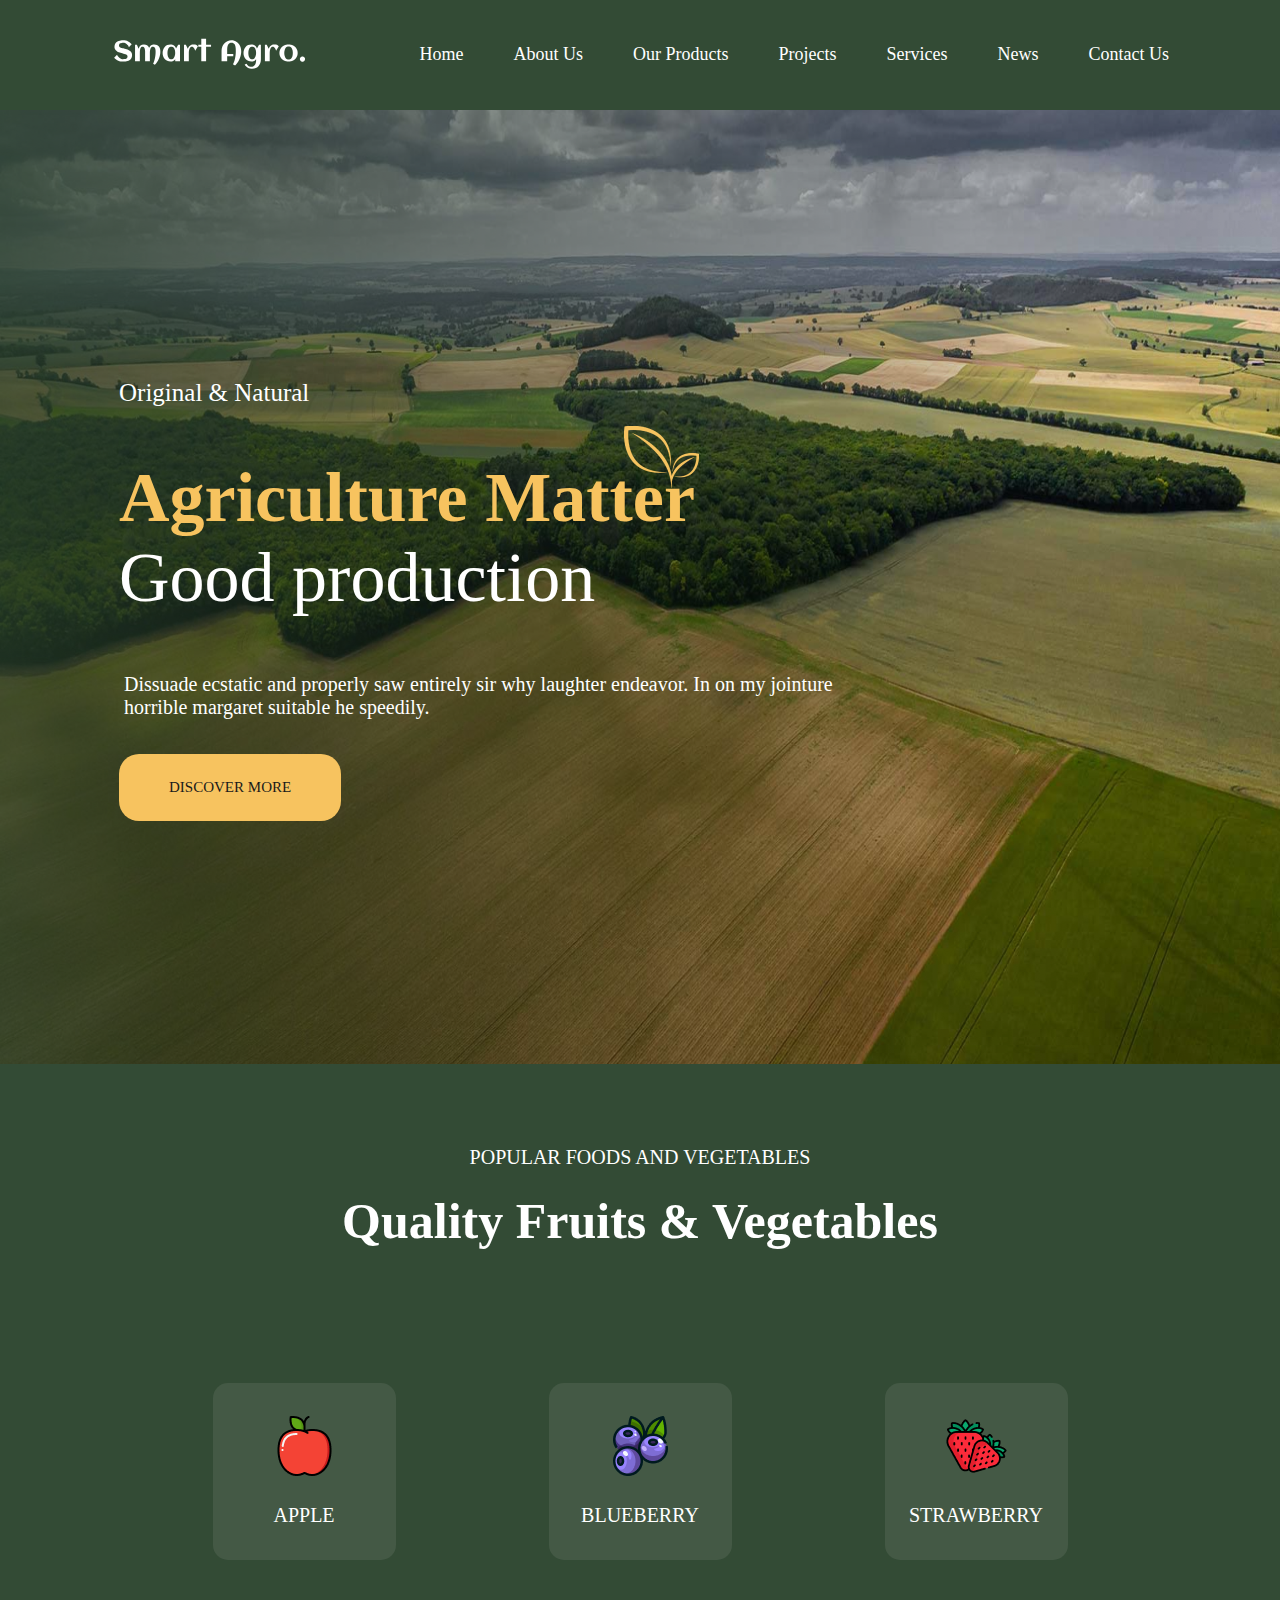
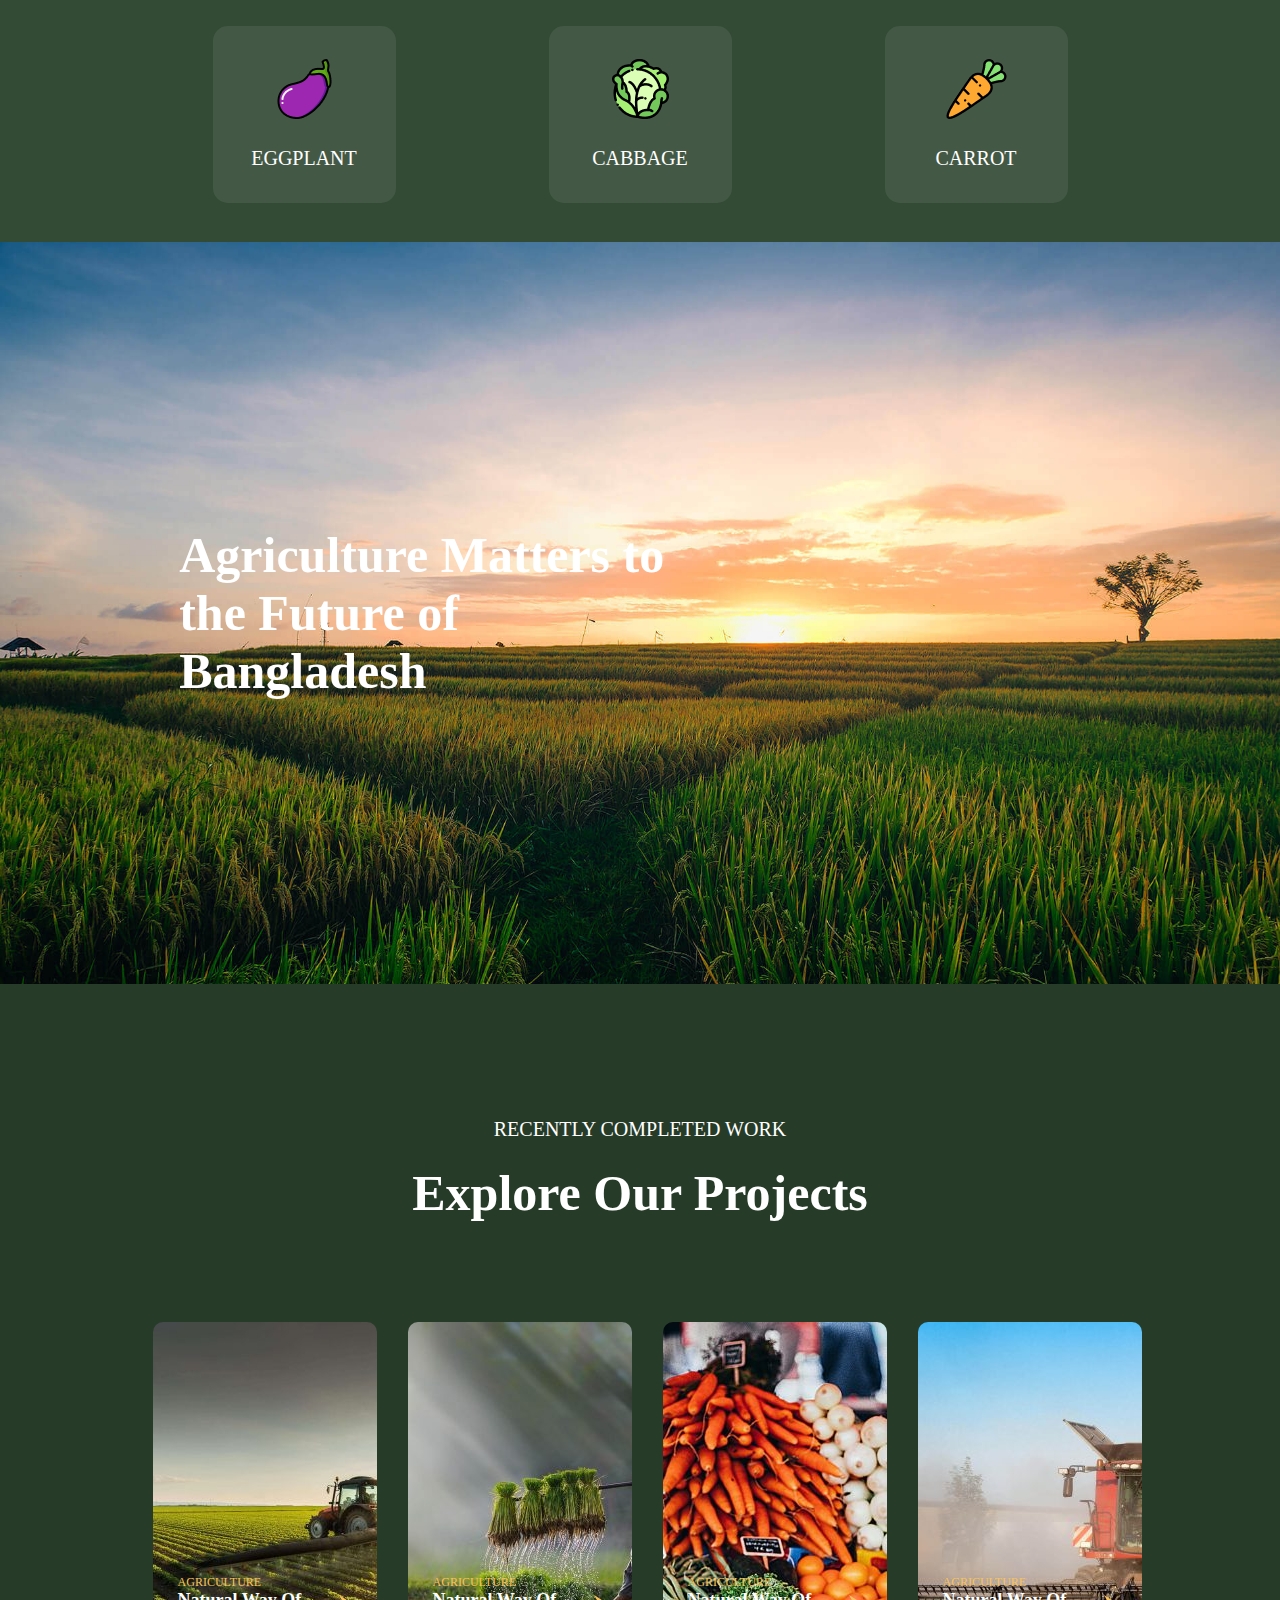
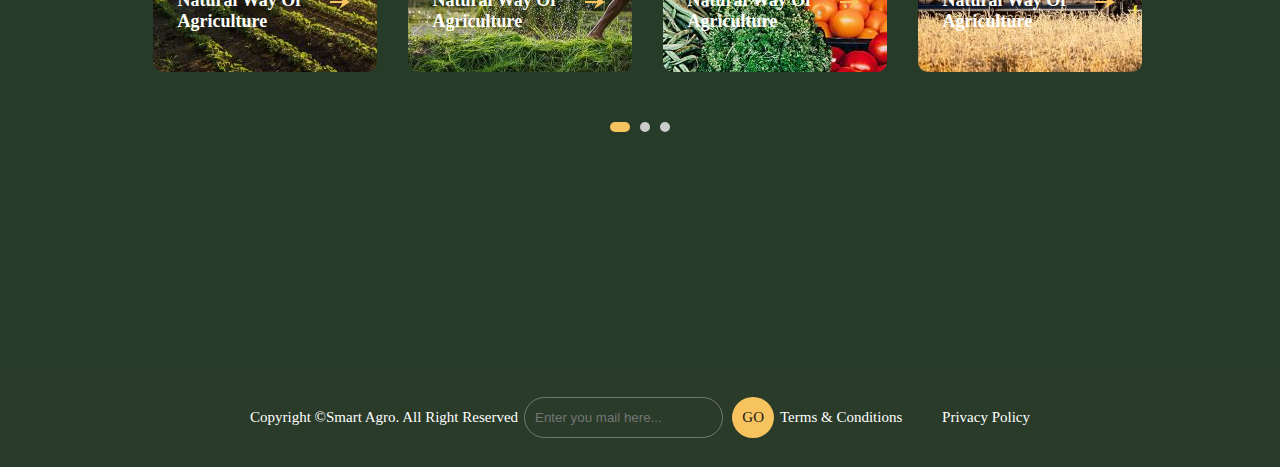
<file: Lesson 10/index.html>
<!DOCTYPE html>
<html lang="en">
<head>
    <meta charset="UTF-8">
    <meta name="viewport" content="width=device-width, initial-scale=1.0">
    <link rel="stylesheet" href="style.css">
    <title>Document</title>
</head>
<body>
    <nav>
        <svg xmlns="http://www.w3.org/2000/svg" width="198" height="32" viewBox="0 0 198 32" fill="none">
            <path d="M18.6729 17.5547C18.6729 18.4629 18.5557 19.2637 18.3213 19.957C18.0967 20.6504 17.7744 21.251 17.3545 21.7588C16.9443 22.2666 16.4561 22.6914 15.8896 23.0332C15.3232 23.375 14.7031 23.6484 14.0293 23.8535C13.3652 24.0586 12.6572 24.2051 11.9053 24.293C11.1631 24.3809 10.4062 24.4248 9.63477 24.4248C8.61914 24.4248 7.68164 24.3467 6.82227 24.1904C5.96289 24.0439 5.15234 23.8096 4.39062 23.4873C3.63867 23.1553 2.91113 22.7305 2.20801 22.2129C1.51465 21.6953 0.821289 21.0654 0.12793 20.3232L3.11621 17.291C3.38965 17.9648 3.76562 18.5898 4.24414 19.166C4.72266 19.7324 5.24512 20.2207 5.81152 20.6309C6.3877 21.041 6.9834 21.3633 7.59863 21.5977C8.21387 21.832 8.79492 21.9492 9.3418 21.9492C9.98633 21.9492 10.5918 21.9053 11.1582 21.8174C11.7246 21.7197 12.2178 21.5635 12.6377 21.3486C13.0576 21.1338 13.3848 20.8506 13.6191 20.499C13.8633 20.1377 13.9854 19.6885 13.9854 19.1514C13.9854 18.7412 13.8926 18.3896 13.707 18.0967C13.5215 17.8037 13.2773 17.5547 12.9746 17.3496C12.6816 17.1348 12.3447 16.9541 11.9639 16.8076C11.583 16.6611 11.1924 16.5391 10.792 16.4414C10.4014 16.334 10.0156 16.2412 9.63477 16.1631C9.25391 16.0752 8.91699 15.9873 8.62402 15.8994C8.04785 15.7334 7.44727 15.5576 6.82227 15.3721C6.19727 15.1768 5.58203 14.957 4.97656 14.7129C4.37109 14.4688 3.79492 14.1904 3.24805 13.8779C2.71094 13.5557 2.2373 13.1797 1.82715 12.75C1.41699 12.3105 1.08984 11.8076 0.845703 11.2412C0.601562 10.665 0.479492 10.0059 0.479492 9.26367C0.479492 8.375 0.586914 7.58887 0.801758 6.90527C1.02637 6.21191 1.33887 5.61133 1.73926 5.10352C2.13965 4.5957 2.61328 4.1709 3.16016 3.8291C3.70703 3.47754 4.30762 3.19922 4.96191 2.99414C5.61621 2.7793 6.30957 2.62793 7.04199 2.54004C7.78418 2.44238 8.54102 2.39355 9.3125 2.39355C10.3672 2.39355 11.3242 2.49121 12.1836 2.68652C13.0527 2.88184 13.8535 3.16016 14.5859 3.52148C15.3184 3.88281 15.9873 4.31738 16.5928 4.8252C17.208 5.32324 17.7842 5.87988 18.3213 6.49512L15.333 9.52734C15.0986 8.82422 14.7715 8.18945 14.3516 7.62305C13.9414 7.05664 13.4824 6.57324 12.9746 6.17285C12.4668 5.7627 11.9346 5.4502 11.3779 5.23535C10.8213 5.01074 10.2842 4.89844 9.7666 4.89844C9.09277 4.89844 8.47266 4.94727 7.90625 5.04492C7.33984 5.13281 6.85156 5.28418 6.44141 5.49902C6.04102 5.7041 5.72852 5.9873 5.50391 6.34863C5.2793 6.7002 5.16699 7.13965 5.16699 7.66699C5.16699 8.08691 5.25 8.44336 5.41602 8.73633C5.58203 9.0293 5.80176 9.27832 6.0752 9.4834C6.3584 9.68848 6.67578 9.85938 7.02734 9.99609C7.37891 10.123 7.74023 10.2354 8.11133 10.333C8.49219 10.4307 8.86328 10.5186 9.22461 10.5967C9.5957 10.665 9.93262 10.7432 10.2354 10.8311C10.8213 10.9971 11.4365 11.1729 12.0811 11.3584C12.7256 11.5439 13.3604 11.7637 13.9854 12.0176C14.6104 12.2617 15.2061 12.5449 15.7725 12.8672C16.3389 13.1895 16.8369 13.5752 17.2666 14.0244C17.6963 14.4639 18.0381 14.9766 18.292 15.5625C18.5459 16.1387 18.6729 16.8027 18.6729 17.5547Z" fill="white"/>
            <path d="M47.9258 14.127C47.9258 15.2891 47.7891 16.5 47.5156 17.7598C47.2422 19.0195 46.8564 20.25 46.3584 21.4512C45.8701 22.6426 45.2793 23.7705 44.5859 24.835C43.8926 25.8994 43.1211 26.8223 42.2715 27.6035L40.4111 26.5928C40.6943 26.085 40.9531 25.5137 41.1875 24.8789C41.4219 24.2441 41.6367 23.5752 41.832 22.8721C42.0273 22.1689 42.1982 21.4463 42.3447 20.7041C42.4912 19.9619 42.6133 19.2246 42.7109 18.4922C42.8184 17.75 42.8965 17.0322 42.9453 16.3389C42.9941 15.6455 43.0186 14.9961 43.0186 14.3906C43.0186 14.0488 43.0088 13.6777 42.9893 13.2773C42.9697 12.877 42.9258 12.4766 42.8574 12.0762C42.7988 11.6758 42.7061 11.2949 42.5791 10.9336C42.4521 10.5625 42.2764 10.2354 42.0518 9.95215C41.8369 9.65918 41.5635 9.42969 41.2314 9.26367C40.9092 9.08789 40.5186 9 40.0596 9C39.6104 9 39.2246 9.12207 38.9023 9.36621C38.5898 9.60059 38.3213 9.9082 38.0967 10.2891C37.8721 10.6699 37.6914 11.0996 37.5547 11.5781C37.4277 12.0566 37.3301 12.54 37.2617 13.0283C37.1934 13.5068 37.1445 13.9658 37.1152 14.4053C37.0957 14.8447 37.0859 15.2158 37.0859 15.5186V24H32.1494V16.1191C32.1494 15.7773 32.1543 15.3672 32.1641 14.8887C32.1738 14.4004 32.1592 13.8926 32.1201 13.3652C32.0908 12.8379 32.0273 12.3154 31.9297 11.7979C31.8418 11.2705 31.6953 10.8018 31.4902 10.3916C31.2949 9.98145 31.0264 9.64941 30.6846 9.39551C30.3428 9.13184 29.9131 9 29.3955 9C28.9561 9 28.585 9.12207 28.2822 9.36621C27.9893 9.61035 27.7402 9.92773 27.5352 10.3184C27.3398 10.6992 27.1836 11.1338 27.0664 11.6221C26.959 12.1006 26.876 12.584 26.8174 13.0723C26.7686 13.5508 26.7393 14.0098 26.7295 14.4492C26.7197 14.8789 26.7148 15.2354 26.7148 15.5186V24H21.749V7.08105H23.6533L25.4697 11.0215C25.8799 9.6543 26.5244 8.58984 27.4033 7.82812C28.292 7.05664 29.4688 6.6709 30.9336 6.6709C32.252 6.6709 33.3457 6.94434 34.2148 7.49121C35.084 8.03809 35.7676 8.92676 36.2656 10.1572C36.5488 9.62012 36.8613 9.13672 37.2031 8.70703C37.5547 8.27734 37.9404 7.91113 38.3604 7.6084C38.79 7.30566 39.2637 7.07617 39.7812 6.91992C40.2988 6.75391 40.8701 6.6709 41.4951 6.6709C42.6475 6.6709 43.6289 6.86133 44.4395 7.24219C45.2598 7.61328 45.9287 8.13086 46.4463 8.79492C46.9639 9.45898 47.3398 10.25 47.5742 11.168C47.8086 12.0762 47.9258 13.0625 47.9258 14.127Z" fill="white"/>
            <path d="M68.2578 24H63.3066V21.9785C62.7207 22.7793 62.0127 23.375 61.1826 23.7656C60.3623 24.1465 59.459 24.3369 58.4727 24.3369C57.1836 24.3369 56.0312 24.1074 55.0156 23.6484C54 23.1895 53.1406 22.5645 52.4375 21.7734C51.7344 20.9727 51.1973 20.0352 50.8262 18.9609C50.4551 17.8867 50.2695 16.7344 50.2695 15.5039C50.2695 14.2734 50.4551 13.1211 50.8262 12.0469C51.1973 10.9727 51.7344 10.04 52.4375 9.24902C53.1406 8.44824 54 7.81836 55.0156 7.35938C56.0312 6.90039 57.1836 6.6709 58.4727 6.6709C59.127 6.6709 59.7471 6.76855 60.333 6.96387C60.9287 7.15918 61.4707 7.4375 61.959 7.79883C62.457 8.15039 62.8916 8.58008 63.2627 9.08789C63.6436 9.58594 63.9414 10.1426 64.1562 10.7578L66.3535 7.08105H68.2578V24ZM63.2773 15.5039C63.2773 15.0645 63.2529 14.6006 63.2041 14.1123C63.165 13.624 63.0918 13.1406 62.9844 12.6621C62.877 12.1836 62.7256 11.7295 62.5303 11.2998C62.3447 10.8604 62.1006 10.4746 61.7979 10.1426C61.5049 9.80078 61.1484 9.53223 60.7285 9.33691C60.3086 9.1416 59.8203 9.04395 59.2637 9.04395C58.707 9.04395 58.2236 9.14648 57.8135 9.35156C57.4033 9.54688 57.0518 9.81543 56.7588 10.1572C56.4658 10.4893 56.2217 10.875 56.0264 11.3145C55.8408 11.7539 55.6943 12.2129 55.5869 12.6914C55.4795 13.1699 55.4014 13.6533 55.3525 14.1416C55.3135 14.6201 55.2939 15.0742 55.2939 15.5039C55.2939 15.9336 55.3135 16.3926 55.3525 16.8809C55.4014 17.3691 55.4795 17.8525 55.5869 18.3311C55.6943 18.8096 55.8408 19.2686 56.0264 19.708C56.2217 20.1475 56.4658 20.5381 56.7588 20.8799C57.0518 21.2119 57.4033 21.4805 57.8135 21.6855C58.2236 21.8809 58.707 21.9785 59.2637 21.9785C59.7715 21.9785 60.2207 21.876 60.6113 21.6709C61.0117 21.4561 61.3584 21.1729 61.6514 20.8213C61.9541 20.4697 62.208 20.0693 62.4131 19.6201C62.6182 19.1709 62.7842 18.707 62.9111 18.2285C63.0381 17.75 63.1309 17.2764 63.1895 16.8076C63.248 16.3291 63.2773 15.8945 63.2773 15.5039Z" fill="white"/>
            <path d="M86.7881 8.5752L84.0049 13.1895C83.8877 12.7988 83.7363 12.3594 83.5508 11.8711C83.3652 11.3828 83.1357 10.9287 82.8623 10.5088C82.5889 10.0791 82.2617 9.72266 81.8809 9.43945C81.5 9.14648 81.0605 9 80.5625 9C80.1035 9 79.7031 9.11719 79.3613 9.35156C79.0293 9.58594 78.7461 9.89355 78.5117 10.2744C78.2773 10.6455 78.082 11.0703 77.9258 11.5488C77.7793 12.0176 77.6621 12.4961 77.5742 12.9844C77.4961 13.4629 77.4424 13.9268 77.4131 14.376C77.3838 14.8154 77.3691 15.1963 77.3691 15.5186V24H72.4033V7.08105H74.3076L76.3145 11.0215C76.5879 10.3867 76.9004 9.80566 77.252 9.27832C77.6035 8.74121 78.0088 8.28223 78.4678 7.90137C78.9268 7.51074 79.4443 7.20801 80.0205 6.99316C80.6064 6.77832 81.2656 6.6709 81.998 6.6709C82.3789 6.6709 82.8037 6.70508 83.2725 6.77344C83.7412 6.83203 84.2002 6.93945 84.6494 7.0957C85.0986 7.24219 85.5137 7.4375 85.8945 7.68164C86.2754 7.92578 86.5732 8.22363 86.7881 8.5752Z" fill="white"/>
            <path d="M95.2402 24H90.2744V9.04395H87.1982V7.08105H90.2744V0.855469H95.2402V7.08105H100.367V9.04395H95.2402V24Z" fill="white"/>
            <path d="M131.568 13.9072V14.1855C131.549 15.0059 131.461 15.8555 131.305 16.7344C131.158 17.6133 130.948 18.4922 130.675 19.3711C130.401 20.25 130.074 21.1191 129.693 21.9785C129.312 22.8379 128.883 23.6582 128.404 24.4395C127.936 25.2305 127.428 25.9678 126.881 26.6514C126.334 27.3447 125.758 27.9551 125.152 28.4824L122.97 27.2227C123.312 26.6465 123.619 26.0166 123.893 25.333C124.176 24.6592 124.43 23.9512 124.654 23.209C124.879 22.4668 125.069 21.7051 125.226 20.9238C125.392 20.1426 125.528 19.3662 125.636 18.5947C125.743 17.8232 125.821 17.0664 125.87 16.3242C125.929 15.5723 125.958 14.8594 125.958 14.1855C125.958 13.6582 125.953 13.0625 125.943 12.3984C125.943 11.7246 125.904 11.041 125.826 10.3477C125.758 9.6543 125.641 8.98047 125.475 8.32617C125.309 7.66211 125.06 7.07129 124.728 6.55371C124.405 6.03613 123.985 5.62109 123.468 5.30859C122.96 4.99609 122.325 4.83984 121.563 4.83984C120.89 4.83984 120.309 4.95703 119.82 5.19141C119.342 5.41602 118.932 5.72363 118.59 6.11426C118.258 6.49512 117.989 6.93945 117.784 7.44727C117.589 7.95508 117.433 8.49219 117.315 9.05859C117.208 9.61523 117.135 10.1816 117.096 10.7578C117.066 11.3242 117.052 11.8613 117.052 12.3691V16.4561H123.365V18.873H117.052V24H111.236V13.2773C111.236 11.7441 111.48 10.3184 111.969 9C112.457 7.68164 113.146 6.53906 114.034 5.57227C114.933 4.5957 116.007 3.83398 117.257 3.28711C118.517 2.73047 119.918 2.45215 121.461 2.45215C122.506 2.45215 123.482 2.60352 124.391 2.90625C125.309 3.19922 126.144 3.60938 126.896 4.13672C127.647 4.6543 128.316 5.27441 128.902 5.99707C129.498 6.70996 129.991 7.49121 130.382 8.34082C130.782 9.19043 131.085 10.0889 131.29 11.0361C131.495 11.9834 131.588 12.9404 131.568 13.9072Z" fill="white"/>
            <path d="M151.93 21.9639C151.93 23.3115 151.729 24.5811 151.329 25.7725C150.929 26.9639 150.348 28.0039 149.586 28.8926C148.824 29.791 147.887 30.499 146.773 31.0166C145.67 31.5439 144.41 31.8076 142.994 31.8076C142.213 31.8076 141.422 31.7197 140.621 31.5439C139.83 31.3682 139.078 31.0947 138.365 30.7236C137.662 30.3623 137.027 29.8984 136.461 29.332C135.904 28.7754 135.465 28.1162 135.143 27.3545L137.281 26.5488C137.467 27.0273 137.706 27.4668 137.999 27.8672C138.302 28.2676 138.648 28.6094 139.039 28.8926C139.43 29.1855 139.859 29.4102 140.328 29.5664C140.797 29.7324 141.29 29.8154 141.808 29.8154C142.784 29.8154 143.6 29.6152 144.254 29.2148C144.918 28.8145 145.45 28.292 145.851 27.6475C146.251 27.0029 146.539 26.2705 146.715 25.4502C146.891 24.6396 146.979 23.8145 146.979 22.9746V21.9785C146.393 22.7793 145.685 23.375 144.854 23.7656C144.034 24.1465 143.131 24.3369 142.145 24.3369C140.855 24.3369 139.703 24.1074 138.688 23.6484C137.672 23.1895 136.812 22.5645 136.109 21.7734C135.406 20.9727 134.869 20.0352 134.498 18.9609C134.127 17.8867 133.941 16.7344 133.941 15.5039C133.941 14.2734 134.127 13.1211 134.498 12.0469C134.869 10.9727 135.406 10.04 136.109 9.24902C136.812 8.44824 137.672 7.81836 138.688 7.35938C139.703 6.90039 140.855 6.6709 142.145 6.6709C142.799 6.6709 143.419 6.76855 144.005 6.96387C144.601 7.15918 145.143 7.4375 145.631 7.79883C146.129 8.15039 146.563 8.58008 146.935 9.08789C147.315 9.58594 147.613 10.1426 147.828 10.7578L150.025 7.08105H151.93V21.9639ZM146.949 15.5039C146.949 15.0645 146.925 14.6006 146.876 14.1123C146.837 13.624 146.764 13.1406 146.656 12.6621C146.549 12.1836 146.397 11.7295 146.202 11.2998C146.017 10.8604 145.772 10.4746 145.47 10.1426C145.177 9.80078 144.82 9.53223 144.4 9.33691C143.98 9.1416 143.492 9.04395 142.936 9.04395C142.379 9.04395 141.896 9.14648 141.485 9.35156C141.075 9.54688 140.724 9.81543 140.431 10.1572C140.138 10.4893 139.894 10.875 139.698 11.3145C139.513 11.7539 139.366 12.2129 139.259 12.6914C139.151 13.1699 139.073 13.6533 139.024 14.1416C138.985 14.6201 138.966 15.0742 138.966 15.5039C138.966 15.9336 138.985 16.3926 139.024 16.8809C139.073 17.3691 139.151 17.8525 139.259 18.3311C139.366 18.8096 139.513 19.2686 139.698 19.708C139.894 20.1475 140.138 20.5381 140.431 20.8799C140.724 21.2119 141.075 21.4805 141.485 21.6855C141.896 21.8809 142.379 21.9785 142.936 21.9785C143.443 21.9785 143.893 21.876 144.283 21.6709C144.684 21.4561 145.03 21.1729 145.323 20.8213C145.626 20.4697 145.88 20.0693 146.085 19.6201C146.29 19.1709 146.456 18.707 146.583 18.2285C146.71 17.75 146.803 17.2764 146.861 16.8076C146.92 16.3291 146.949 15.8945 146.949 15.5039Z" fill="white"/>
            <path d="M170.46 8.5752L167.677 13.1895C167.56 12.7988 167.408 12.3594 167.223 11.8711C167.037 11.3828 166.808 10.9287 166.534 10.5088C166.261 10.0791 165.934 9.72266 165.553 9.43945C165.172 9.14648 164.732 9 164.234 9C163.775 9 163.375 9.11719 163.033 9.35156C162.701 9.58594 162.418 9.89355 162.184 10.2744C161.949 10.6455 161.754 11.0703 161.598 11.5488C161.451 12.0176 161.334 12.4961 161.246 12.9844C161.168 13.4629 161.114 13.9268 161.085 14.376C161.056 14.8154 161.041 15.1963 161.041 15.5186V24H156.075V7.08105H157.979L159.986 11.0215C160.26 10.3867 160.572 9.80566 160.924 9.27832C161.275 8.74121 161.681 8.28223 162.14 7.90137C162.599 7.51074 163.116 7.20801 163.692 6.99316C164.278 6.77832 164.938 6.6709 165.67 6.6709C166.051 6.6709 166.476 6.70508 166.944 6.77344C167.413 6.83203 167.872 6.93945 168.321 7.0957C168.771 7.24219 169.186 7.4375 169.566 7.68164C169.947 7.92578 170.245 8.22363 170.46 8.5752Z" fill="white"/>
            <path d="M189.972 15.5039C189.972 16.3828 189.854 17.208 189.62 17.9795C189.386 18.751 189.059 19.4639 188.639 20.1182C188.229 20.7725 187.73 21.3633 187.145 21.8906C186.559 22.4082 185.914 22.8477 185.211 23.209C184.518 23.5703 183.771 23.8486 182.97 24.0439C182.179 24.2393 181.363 24.3369 180.523 24.3369C179.684 24.3369 178.868 24.2393 178.077 24.0439C177.286 23.8486 176.539 23.5703 175.836 23.209C175.143 22.8477 174.503 22.4082 173.917 21.8906C173.331 21.3633 172.828 20.7725 172.408 20.1182C171.998 19.4639 171.676 18.751 171.441 17.9795C171.207 17.1982 171.09 16.373 171.09 15.5039C171.09 14.6348 171.207 13.8145 171.441 13.043C171.676 12.2617 171.998 11.5439 172.408 10.8896C172.828 10.2354 173.331 9.64941 173.917 9.13184C174.503 8.60449 175.143 8.16016 175.836 7.79883C176.539 7.4375 177.286 7.15918 178.077 6.96387C178.868 6.76855 179.684 6.6709 180.523 6.6709C181.363 6.6709 182.179 6.76855 182.97 6.96387C183.771 7.15918 184.518 7.4375 185.211 7.79883C185.914 8.16016 186.559 8.60449 187.145 9.13184C187.73 9.64941 188.229 10.2354 188.639 10.8896C189.059 11.5439 189.386 12.2617 189.62 13.043C189.854 13.8145 189.972 14.6348 189.972 15.5039ZM184.933 15.5039C184.933 15.0352 184.903 14.542 184.845 14.0244C184.796 13.4971 184.708 12.9844 184.581 12.4863C184.454 11.9785 184.278 11.4951 184.054 11.0361C183.839 10.5674 183.57 10.1621 183.248 9.82031C182.926 9.46875 182.54 9.19043 182.091 8.98535C181.642 8.77051 181.119 8.66309 180.523 8.66309C179.957 8.66309 179.454 8.77051 179.015 8.98535C178.575 9.2002 178.189 9.48828 177.857 9.84961C177.535 10.2012 177.262 10.6113 177.037 11.0801C176.822 11.5488 176.646 12.0371 176.51 12.5449C176.373 13.043 176.275 13.5508 176.217 14.0684C176.158 14.5762 176.129 15.0547 176.129 15.5039C176.129 15.9531 176.158 16.4365 176.217 16.9541C176.275 17.4619 176.373 17.9697 176.51 18.4775C176.646 18.9854 176.822 19.4736 177.037 19.9424C177.262 20.4014 177.535 20.8115 177.857 21.1729C178.189 21.5244 178.575 21.8076 179.015 22.0225C179.454 22.2373 179.957 22.3447 180.523 22.3447C181.109 22.3447 181.627 22.2422 182.076 22.0371C182.525 21.8223 182.911 21.5391 183.233 21.1875C183.565 20.8359 183.839 20.4307 184.054 19.9717C184.269 19.5127 184.439 19.0293 184.566 18.5215C184.703 18.0137 184.796 17.501 184.845 16.9834C184.903 16.4658 184.933 15.9727 184.933 15.5039Z" fill="white"/>
            <path d="M197.589 21.8027C197.589 22.1738 197.521 22.5254 197.384 22.8574C197.247 23.1797 197.057 23.4629 196.812 23.707C196.568 23.9414 196.285 24.127 195.963 24.2637C195.641 24.4102 195.294 24.4834 194.923 24.4834C194.552 24.4834 194.205 24.4102 193.883 24.2637C193.561 24.127 193.277 23.9414 193.033 23.707C192.789 23.4629 192.599 23.1797 192.462 22.8574C192.325 22.5254 192.257 22.1738 192.257 21.8027C192.257 21.4414 192.325 21.0996 192.462 20.7773C192.599 20.4453 192.789 20.1621 193.033 19.9277C193.277 19.6836 193.561 19.4932 193.883 19.3564C194.205 19.21 194.552 19.1367 194.923 19.1367C195.294 19.1367 195.641 19.21 195.963 19.3564C196.285 19.4932 196.568 19.6836 196.812 19.9277C197.057 20.1621 197.247 20.4453 197.384 20.7773C197.521 21.0996 197.589 21.4414 197.589 21.8027Z" fill="white"/>
        </svg>
        <menu>
            <p>Home</p>
            <p>About Us</p>
            <p>Our Products</p>
            <p>Projects</p>
            <p>Services</p>
            <p>News</p>
            <p>Contact Us</p>
        </menu>
    </nav>
    <main>
        <div class="HeroSection">
            <div class="text-button">
                <p>Original & Natural</p>
                <h1>Agriculture Matter <img src="media/MatterLeaf.png" alt=""></h1>
                <h2>Good production</h2>
                <p class="discription">Dissuade ecstatic and properly saw entirely sir why laughter endeavor. In on my jointure horrible margaret suitable he speedily.</p>
                <button>DISCOVER MORE</button>
            </div>
        </div>
        <div class="Popular">
            <p class=>Popular Foods And Vegetables</p>
            <h2>Quality Fruits & Vegetables</h2>
            <div class="Fruits">
                <div class="Apple Fruit">
                    <img src="media/apple.png" alt="">
                    <p>Apple</p>
                </div>
                <div class="Blueberry Fruit">
                    <img src="media/blueberry.png" alt="">
                    <p>Blueberry</p>
                </div>
                <div class="Strawberry Fruit">
                    <img src="media/strawberry.png" alt="">
                    <p>Strawberry</p>
                </div>
                <div class="Eggplant Fruit">
                    <img src="media/eggplant.png" alt="">
                    <p>Eggplant</p>
                </div>
                <div class="Cabbage Fruit">
                    <img src="media/cabbage.png" alt="">
                    <p>Cabbage</p>
                </div>
                <div class="Carrot Fruit">
                    <img src="media/carrot.png" alt="">
                    <p>Carrot</p>
                </div>
            </div>
        </div>
        <div class="Matters">
            <h3>Agriculture Matters to <br> the Future of Bangladesh</h3>
        </div>
        <div class="Works">
            <p>RECENTLY COMPLETED WORK</p>
            <h3>Explore Our Projects</h3>
            <ul class="Projects">
                <li class="Project" id="pr1"><div>
                    <div class="text"><h3>AGRICULTURE</h3>
                    <p>Natural Way Of Agriculture</p></div>
                    <svg xmlns="http://www.w3.org/2000/svg" width="24" height="24" viewBox="0 0 24 24" fill="none">
                        <path d="M11 19L22 12L11 5L14.425 11H2V13H14.425L11 19Z" fill="#F7C35F"/>
                    </svg>
                </div></li>
                <li class="Project" id="pr2"><div>
                    <div class="text"><h3>AGRICULTURE</h3>
                    <p>Natural Way Of Agriculture</p></div>
                    <svg xmlns="http://www.w3.org/2000/svg" width="24" height="24" viewBox="0 0 24 24" fill="none">
                        <path d="M11 19L22 12L11 5L14.425 11H2V13H14.425L11 19Z" fill="#F7C35F"/>
                    </svg>
                </div></li>
                <li class="Project" id="pr3"><div>
                    <div class="text"><h3>AGRICULTURE</h3>
                    <p>Natural Way Of Agriculture</p></div>
                    <svg xmlns="http://www.w3.org/2000/svg" width="24" height="24" viewBox="0 0 24 24" fill="none">
                        <path d="M11 19L22 12L11 5L14.425 11H2V13H14.425L11 19Z" fill="#F7C35F"/>
                    </svg>
                </div></li>
                <li class="Project" id="pr4"><div>
                    <div class="text"><h3>AGRICULTURE</h3>
                    <p>Natural Way Of Agriculture</p></div>
                    <svg xmlns="http://www.w3.org/2000/svg" width="24" height="24" viewBox="0 0 24 24" fill="none">
                        <path d="M11 19L22 12L11 5L14.425 11H2V13H14.425L11 19Z" fill="#F7C35F"/>
                    </svg>
                </div></li>
                <li class="Project" id="pr5"><div>
                    <div class="text"><h3>AGRICULTURE</h3>
                    <p>Natural Way Of Agriculture</p></div>
                    <svg xmlns="http://www.w3.org/2000/svg" width="24" height="24" viewBox="0 0 24 24" fill="none">
                        <path d="M11 19L22 12L11 5L14.425 11H2V13H14.425L11 19Z" fill="#F7C35F"/>
                    </svg>
                </div></li>
            </ul>
            <div class="carousel">
                <div id="p1">

                </div>
                <div id="p2">

                </div>
                <div id="p3">

                </div>
            </div>
        </div>
    </main>
    <footer>
        <p>Copyright ©Smart Agro. All Right Reserved</p>
        <div>
            <input type="text" placeholder="Enter you mail here...">
            <button class="foot_b">GO</button>
        </div>
        <div><p>Terms & Conditions</p><p>Privacy Policy</p></div>
    </footer>
</body>
</html>
</file>
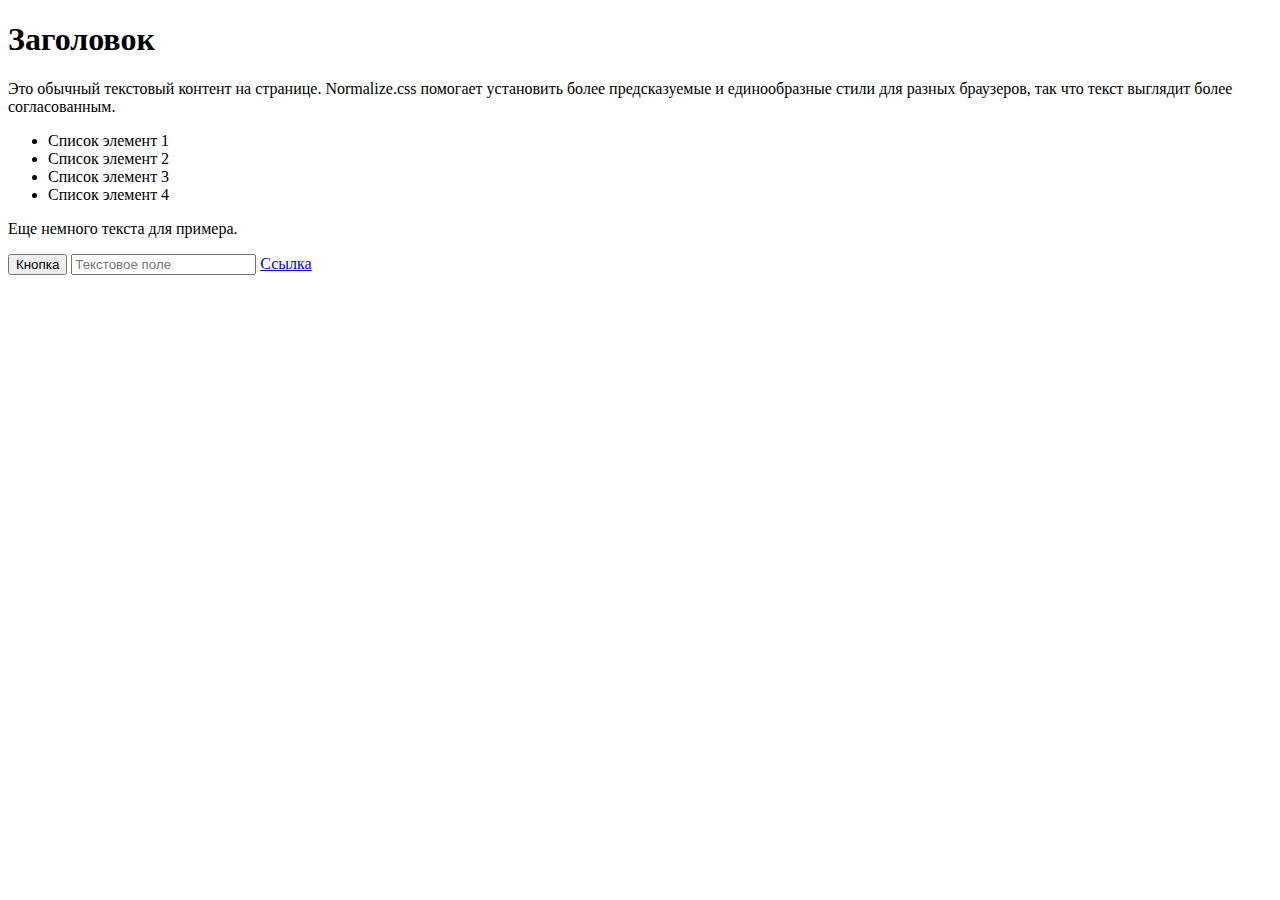
<file: Lesson 7/index.html>
<!DOCTYPE html>
<html lang="en">
<head>
    <meta charset="UTF-8">
    <meta name="viewport" content="width=device-width, initial-scale=1.0">
    <title>Пример Normalize.css</title>   
</head>
<body>
    <div class="container">
        <h1>Заголовок</h1>
        <p>Это обычный текстовый контент на странице. Normalize.css помогает установить более предсказуемые и единообразные стили для разных браузеров, так что текст выглядит более согласованным.</p>
        <ul>
            <li>Список элемент 1</li>
            <li>Список элемент 2</li>
            <li>Список элемент 3</li>
            <li>Список элемент 4</li>
        </ul>
        <p>Еще немного текста для примера.</p>
        <button>Кнопка</button>
        <input type="text" placeholder="Текстовое поле">
        <a href="#">Ссылка</a>
    </div>
</body>
</html>
</file>
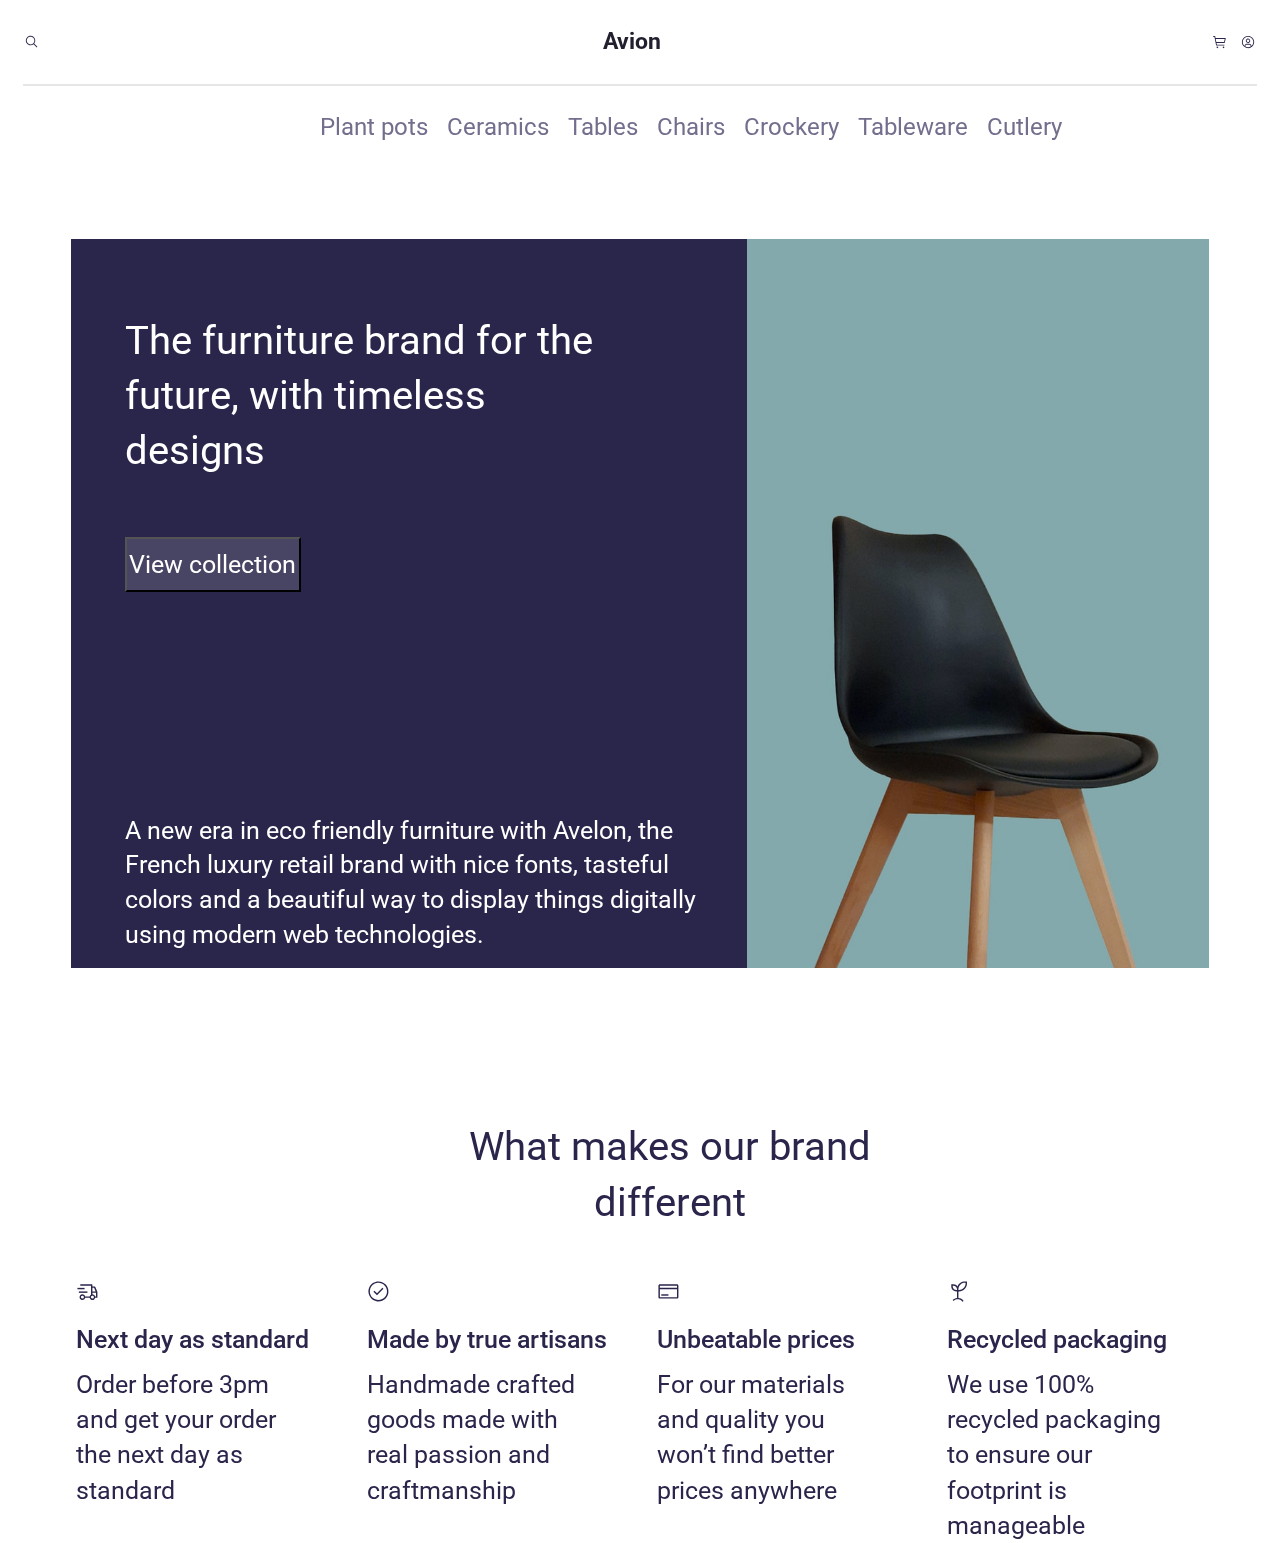
<file: Lesson12/index.html>
<!DOCTYPE html><html lang="en"><head><meta charset="UTF-8"><meta name="viewport" content="width=device-width,initial-scale=1"><link rel="stylesheet" href="style.css"><link rel="stylesheet" href="normalize.css"><link rel="preconnect" href="https://fonts.googleapis.com"><link rel="preconnect" href="https://fonts.gstatic.com" crossorigin><link href="https://fonts.googleapis.com/css2?family=Roboto&display=swap" rel="stylesheet"><title>Avion</title></head><body><nav><div class="logo"><svg xmlns="http://www.w3.org/2000/svg" width="16" height="16" viewBox="0 0 16 16" fill="none"><rect width="16" height="16" fill="white" style="mix-blend-mode:multiply"/><path d="M14.5001 13.7929L10.7241 10.0169C11.6314 8.92758 12.0839 7.53038 11.9873 6.11596C11.8908 4.70153 11.2526 3.37879 10.2057 2.42288C9.15867 1.46698 7.78347 0.951515 6.36612 0.983723C4.94877 1.01593 3.5984 1.59333 2.59593 2.59581C1.59345 3.59828 1.01605 4.94865 0.983845 6.366C0.951637 7.78335 1.4671 9.15855 2.423 10.2055C3.37891 11.2525 4.70165 11.8907 6.11608 11.9872C7.5305 12.0838 8.9277 11.6313 10.017 10.7239L13.7931 14.5L14.5001 13.7929ZM2.00012 6.5C2.00012 5.60998 2.26404 4.73995 2.75851 3.99993C3.25297 3.25991 3.95578 2.68313 4.77804 2.34254C5.60031 2.00194 6.50511 1.91283 7.37802 2.08646C8.25094 2.2601 9.05276 2.68868 9.6821 3.31802C10.3114 3.94735 10.74 4.74918 10.9137 5.62209C11.0873 6.495 10.9982 7.3998 10.6576 8.22207C10.317 9.04434 9.7402 9.74714 9.00018 10.2416C8.26016 10.7361 7.39013 11 6.50012 11C5.30705 10.9987 4.16323 10.5241 3.3196 9.68052C2.47597 8.83689 2.00144 7.69306 2.00012 6.5Z" fill="#2A254B"/></svg><h1>Avion</h1><div class="profile"><svg xmlns="http://www.w3.org/2000/svg" width="16" height="16" viewBox="0 0 16 16" fill="none"><rect width="16" height="16" fill="white" style="mix-blend-mode:multiply"/><path d="M5 15C5.55228 15 6 14.5523 6 14C6 13.4477 5.55228 13 5 13C4.44772 13 4 13.4477 4 14C4 14.5523 4.44772 15 5 15Z" fill="#2A254B"/><path d="M12 15C12.5523 15 13 14.5523 13 14C13 13.4477 12.5523 13 12 13C11.4477 13 11 13.4477 11 14C11 14.5523 11.4477 15 12 15Z" fill="#2A254B"/><path d="M14 3.50001H2.91L2.5 1.40001C2.47662 1.28537 2.41379 1.18256 2.32243 1.10947C2.23107 1.03639 2.11697 0.997651 2 1.00001H0V2.00001H1.59L3.5 11.6C3.52338 11.7146 3.58621 11.8175 3.67757 11.8905C3.76893 11.9636 3.88303 12.0024 4 12H13V11H4.41L4 9.00001H13C13.1156 9.00284 13.2286 8.96552 13.3197 8.89441C13.4109 8.8233 13.4746 8.7228 13.5 8.61001L14.5 4.11001C14.5168 4.03582 14.5164 3.95879 14.4989 3.88478C14.4814 3.81076 14.4472 3.74172 14.399 3.6829C14.3508 3.62407 14.2898 3.57703 14.2206 3.54534C14.1515 3.51364 14.076 3.49814 14 3.50001ZM12.6 8.00001H3.81L3.11 4.50001H13.375L12.6 8.00001Z" fill="#2A254B"/></svg><svg xmlns="http://www.w3.org/2000/svg" width="16" height="16" viewBox="0 0 16 16" fill="none"><rect width="16" height="16" fill="white" style="mix-blend-mode:multiply"/><path d="M8 4C7.50555 4 7.0222 4.14662 6.61108 4.42133C6.19995 4.69603 5.87952 5.08648 5.6903 5.54329C5.50108 6.00011 5.45158 6.50277 5.54804 6.98773C5.6445 7.47268 5.88261 7.91814 6.23224 8.26777C6.58187 8.6174 7.02733 8.8555 7.51228 8.95196C7.99723 9.04843 8.4999 8.99892 8.95671 8.8097C9.41353 8.62048 9.80397 8.30005 10.0787 7.88893C10.3534 7.4778 10.5 6.99445 10.5 6.5C10.5 5.83696 10.2366 5.20107 9.76777 4.73223C9.29893 4.26339 8.66304 4 8 4ZM8 8C7.70333 8 7.41332 7.91203 7.16665 7.7472C6.91997 7.58238 6.72772 7.34811 6.61418 7.07403C6.50065 6.79994 6.47095 6.49834 6.52882 6.20736C6.5867 5.91639 6.72956 5.64912 6.93934 5.43934C7.14912 5.22956 7.4164 5.0867 7.70737 5.02882C7.99834 4.97094 8.29994 5.00065 8.57403 5.11418C8.84812 5.22771 9.08239 5.41997 9.24721 5.66664C9.41203 5.91332 9.5 6.20333 9.5 6.5C9.49955 6.89769 9.34137 7.27896 9.06017 7.56016C8.77896 7.84137 8.39769 7.99955 8 8Z" fill="#2A254B"/><path d="M8 1C6.61553 1 5.26216 1.41054 4.11101 2.17971C2.95987 2.94888 2.06266 4.04213 1.53285 5.32122C1.00303 6.6003 0.86441 8.00776 1.13451 9.36563C1.4046 10.7235 2.07129 11.9708 3.05026 12.9497C4.02922 13.9287 5.2765 14.5954 6.63437 14.8655C7.99224 15.1356 9.3997 14.997 10.6788 14.4672C11.9579 13.9373 13.0511 13.0401 13.8203 11.889C14.5895 10.7378 15 9.38447 15 8C14.9979 6.14413 14.2597 4.36486 12.9474 3.05256C11.6351 1.74026 9.85588 1.00209 8 1ZM5 13.1882V12.5C5.00044 12.1023 5.15862 11.721 5.43983 11.4398C5.72104 11.1586 6.10231 11.0004 6.5 11H9.5C9.89769 11.0004 10.279 11.1586 10.5602 11.4398C10.8414 11.721 10.9996 12.1023 11 12.5V13.1882C10.0896 13.7199 9.05426 14 8 14C6.94574 14 5.91042 13.7199 5 13.1882ZM11.9963 12.4629C11.9863 11.807 11.7191 11.1813 11.2521 10.7206C10.7852 10.2599 10.156 10.0011 9.5 10H6.5C5.84405 10.0011 5.2148 10.2599 4.74786 10.7206C4.28093 11.1813 4.01369 11.807 4.00375 12.4629C3.09703 11.6533 2.45762 10.5873 2.17017 9.40623C1.88272 8.22513 1.9608 6.98457 2.39407 5.84883C2.82734 4.71309 3.59536 3.73573 4.59644 3.04618C5.59751 2.35663 6.78442 1.98741 8 1.98741C9.21558 1.98741 10.4025 2.35663 11.4036 3.04618C12.4046 3.73573 13.1727 4.71309 13.6059 5.84883C14.0392 6.98457 14.1173 8.22513 13.8298 9.40623C13.5424 10.5873 12.903 11.6533 11.9963 12.4629Z" fill="#2A254B"/></svg></div></div><hr width="96.25%" color="#e6e6e6"><menu><a href="#">Plant pots</a><a href="#">Ceramics</a><a href="#">Tables</a><a href="#">Chairs</a><a href="#">Crockery</a><a href="#">Tableware</a><a href="#">Cutlery</a></menu></nav><div class="Hero"><h2>The furniture brand for the future, with timeless designs</h2><button>View collection</button><p>A new era in eco friendly furniture with Avelon, the French luxury retail brand with nice fonts, tasteful colors and a beautiful way to display things digitally using modern web technologies.</p><div class="Hero_bg"></div></div><div class="Features"><h3>What makes our brand different</h3><div class="Features_list"><div class="Feature" id="f1"><svg xmlns="http://www.w3.org/2000/svg" width="24" height="24" viewBox="0 0 24 24" fill="none"><rect width="24" height="24" fill="white" style="mix-blend-mode:multiply"/><path d="M12 12H3V13.5H12V12Z" fill="#2A254B"/><path d="M9 8.25H1.5V9.75H9V8.25Z" fill="#2A254B"/><path d="M22.4392 12.4548L20.1892 7.2048C20.1315 7.06979 20.0355 6.95469 19.9129 6.87383C19.7904 6.79297 19.6468 6.74991 19.5 6.75H17.25V5.25C17.25 5.05109 17.171 4.86032 17.0303 4.71967C16.8897 4.57902 16.6989 4.5 16.5 4.5H4.5V6H15.75V15.4172C15.4083 15.6156 15.1092 15.8797 14.8701 16.1943C14.6309 16.5089 14.4564 16.8677 14.3566 17.25H9.64342C9.46088 16.543 9.02675 15.9269 8.42242 15.517C7.81809 15.1072 7.08504 14.9319 6.36067 15.0239C5.63631 15.1159 4.97038 15.4689 4.48768 16.0168C4.00499 16.5647 3.73869 17.2698 3.73869 18C3.73869 18.7302 4.00499 19.4353 4.48768 19.9832C4.97038 20.5311 5.63631 20.8841 6.36067 20.9761C7.08504 21.0681 7.81809 20.8928 8.42242 20.483C9.02675 20.0731 9.46088 19.457 9.64342 18.75H14.3566C14.5201 19.3933 14.8934 19.9638 15.4174 20.3712C15.9414 20.7787 16.5862 20.9999 17.25 20.9999C17.9138 20.9999 18.5586 20.7787 19.0826 20.3712C19.6066 19.9638 19.9799 19.3933 20.1434 18.75H21.75C21.9489 18.75 22.1397 18.671 22.2803 18.5303C22.421 18.3897 22.5 18.1989 22.5 18V12.75C22.5 12.6485 22.4793 12.548 22.4392 12.4548ZM6.75 19.5C6.45333 19.5 6.16332 19.412 5.91665 19.2472C5.66997 19.0824 5.47771 18.8481 5.36418 18.574C5.25065 18.2999 5.22094 17.9983 5.27882 17.7074C5.3367 17.4164 5.47956 17.1491 5.68934 16.9393C5.89912 16.7296 6.16639 16.5867 6.45736 16.5288C6.74834 16.4709 7.04994 16.5006 7.32403 16.6142C7.59811 16.7277 7.83238 16.92 7.9972 17.1666C8.16203 17.4133 8.25 17.7033 8.25 18C8.24954 18.3977 8.09136 18.779 7.81016 19.0602C7.52895 19.3414 7.14768 19.4995 6.75 19.5ZM17.25 8.25H19.0056L20.6129 12H17.25V8.25ZM17.25 19.5C16.9533 19.5 16.6633 19.412 16.4166 19.2472C16.17 19.0824 15.9777 18.8481 15.8642 18.574C15.7506 18.2999 15.7209 17.9983 15.7788 17.7074C15.8367 17.4164 15.9796 17.1491 16.1893 16.9393C16.3991 16.7296 16.6664 16.5867 16.9574 16.5288C17.2483 16.4709 17.5499 16.5006 17.824 16.6142C18.0981 16.7277 18.3324 16.92 18.4972 17.1666C18.662 17.4133 18.75 17.7033 18.75 18C18.7495 18.3977 18.5914 18.779 18.3102 19.0602C18.0289 19.3414 17.6477 19.4995 17.25 19.5ZM21 17.25H20.1434C19.9782 16.6076 19.6045 16.0382 19.0808 15.631C18.5572 15.2239 17.9133 15.0019 17.25 15V13.5H21V17.25Z" fill="#2A254B"/></svg><h4>Next day as standard</h4><p>Order before 3pm and get your order<br>the next day as standard</p></div><div class="Feature" id="f2"><svg xmlns="http://www.w3.org/2000/svg" width="24" height="24" viewBox="0 0 24 24" fill="none"><rect width="24" height="24" fill="white" style="mix-blend-mode:multiply"/><path d="M10.5 16.0605L6.75 12.3097L7.80976 11.25L10.5 13.9395L16.1888 8.25L17.25 9.31125L10.5 16.0605Z" fill="#2A254B"/><path d="M12 1.5C9.9233 1.5 7.89323 2.11581 6.16652 3.26957C4.4398 4.42332 3.09399 6.0632 2.29927 7.98182C1.50455 9.90045 1.29661 12.0116 1.70176 14.0484C2.1069 16.0852 3.10693 17.9562 4.57538 19.4246C6.04383 20.8931 7.91476 21.8931 9.95156 22.2982C11.9884 22.7034 14.0996 22.4955 16.0182 21.7007C17.9368 20.906 19.5767 19.5602 20.7304 17.8335C21.8842 16.1068 22.5 14.0767 22.5 12C22.5 9.21523 21.3938 6.54451 19.4246 4.57538C17.4555 2.60625 14.7848 1.5 12 1.5ZM12 21C10.22 21 8.47992 20.4722 6.99987 19.4832C5.51983 18.4943 4.36628 17.0887 3.68509 15.4442C3.0039 13.7996 2.82567 11.99 3.17294 10.2442C3.5202 8.49836 4.37737 6.89471 5.63604 5.63604C6.89472 4.37737 8.49836 3.5202 10.2442 3.17293C11.99 2.82567 13.7996 3.0039 15.4442 3.68508C17.0887 4.36627 18.4943 5.51983 19.4832 6.99987C20.4722 8.47991 21 10.22 21 12C21 14.3869 20.0518 16.6761 18.364 18.364C16.6761 20.0518 14.387 21 12 21Z" fill="#2A254B"/></svg><h4>Made by true artisans</h4><p>Handmade crafted goods made with<br>real passion and craftmanship</p></div><div class="Feature" id="f3"><svg xmlns="http://www.w3.org/2000/svg" width="24" height="24" viewBox="0 0 24 24" fill="none"><rect width="24" height="24" fill="white" style="mix-blend-mode:multiply"/><path d="M21 4.5H3C2.60218 4.5 2.22064 4.65804 1.93934 4.93934C1.65804 5.22064 1.5 5.60218 1.5 6V18C1.5 18.3978 1.65804 18.7794 1.93934 19.0607C2.22064 19.342 2.60218 19.5 3 19.5H21C21.3978 19.5 21.7794 19.342 22.0607 19.0607C22.342 18.7794 22.5 18.3978 22.5 18V6C22.5 5.60218 22.342 5.22064 22.0607 4.93934C21.7794 4.65804 21.3978 4.5 21 4.5ZM21 6V8.25H3V6H21ZM3 18V9.75H21V18H3Z" fill="#2A254B"/><path d="M12 15H4.5V16.5H12V15Z" fill="#2A254B"/></svg><h4>Unbeatable prices</h4><p>For our materials and quality you won’t find better prices anywhere</p></div><div class="Feature" id="f4"><svg xmlns="http://www.w3.org/2000/svg" width="24" height="24" viewBox="0 0 24 24" fill="none"><rect width="24" height="24" fill="white" style="mix-blend-mode:multiply"/><path d="M18.75 1.5C17.0878 1.50275 15.4651 2.00708 14.0942 2.94704C12.7232 3.887 11.6679 5.21881 11.0662 6.7683C10.5841 6.06903 9.93949 5.49727 9.18767 5.10216C8.43584 4.70705 7.59932 4.50041 6.75 4.5H4.5V6.75C4.50155 8.14191 5.05517 9.47637 6.0394 10.4606C7.02363 11.4448 8.35809 11.9985 9.75 12H10.5V18.787C8.7773 18.9554 7.16718 19.7191 5.94675 20.9465L7.00725 22.0071C7.63464 21.3798 8.39333 20.8995 9.22869 20.6006C10.064 20.3018 10.9553 20.192 11.8382 20.279C12.7211 20.3661 13.5737 20.6478 14.3347 21.104C15.0956 21.5602 15.7459 22.1794 16.2387 22.9172L17.4849 22.0826C16.8701 21.1638 16.0593 20.3926 15.111 19.8244C14.1626 19.2562 13.1002 18.9052 12 18.7965V12H12.75C14.9373 11.9975 17.0343 11.1275 18.5809 9.58089C20.1275 8.03425 20.9975 5.93727 21 3.75V1.5H18.75ZM9.75 10.5C8.75579 10.4989 7.80262 10.1034 7.0996 9.4004C6.39658 8.69738 6.00113 7.74421 6 6.75V6H6.75C7.74423 6.00107 8.69744 6.3965 9.40047 7.09953C10.1035 7.80256 10.4989 8.75577 10.5 9.75V10.5H9.75ZM19.5 3.75C19.498 5.5396 18.7862 7.25534 17.5208 8.52078C16.2553 9.78622 14.5396 10.498 12.75 10.5H12V9.75C12.002 7.9604 12.7138 6.24466 13.9792 4.97922C15.2447 3.71378 16.9604 3.00199 18.75 3H19.5V3.75Z" fill="#2A254B"/></svg><h4>Recycled packaging</h4><p>We use 100% recycled packaging to ensure our footprint is manageable</p></div></div></div></body></html>
</file>
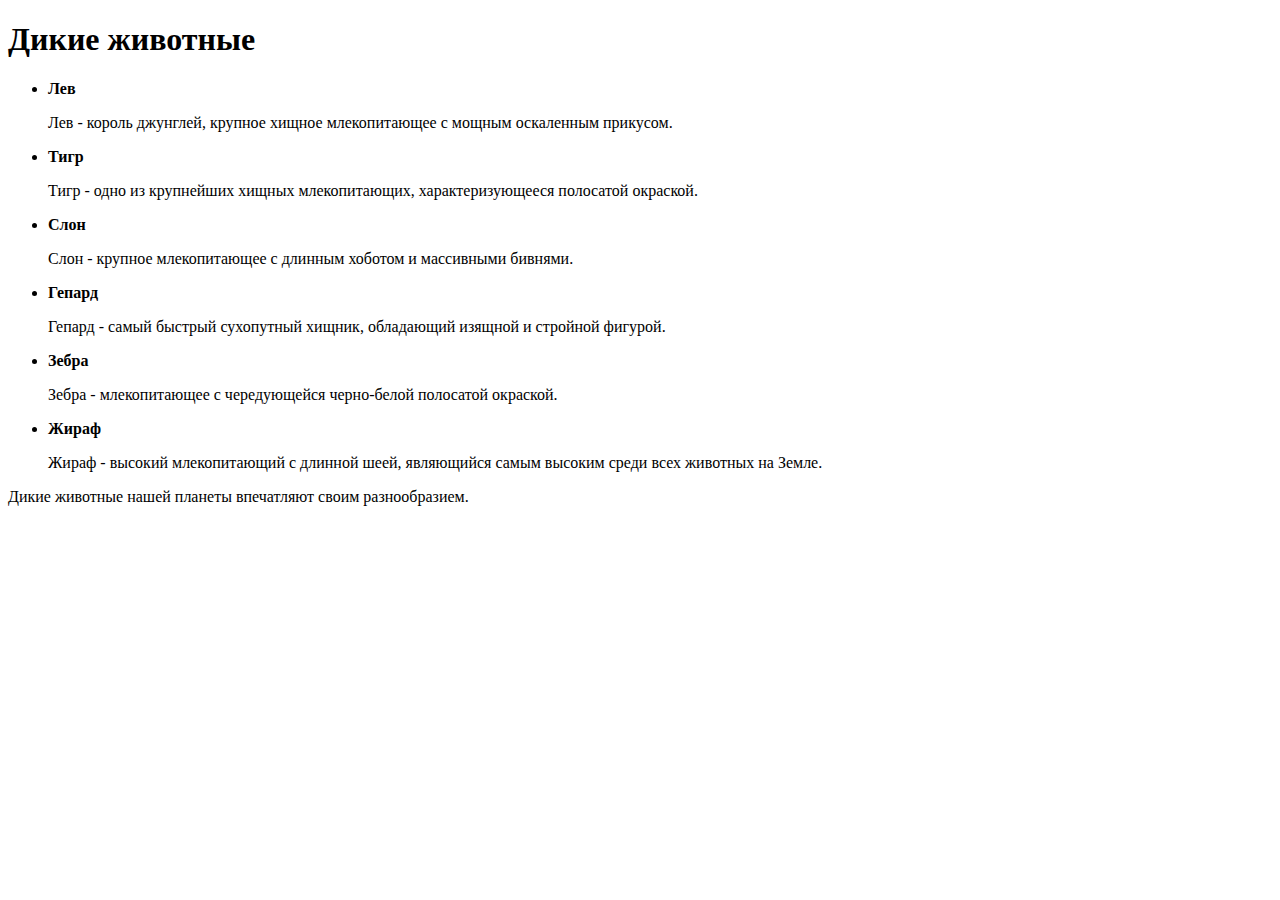
<file: Cource/Lesson 6/index.html>
<!DOCTYPE html>
<html lang="en">
<head>
    <meta charset="UTF-8">
    <meta name="viewport" content="width=device-width, initial-scale=1.0">
    <title>Дикие животные</title>
</head>
<body>
    <h1 class="wildlife-title">Дикие животные</h1>
    
    <ul class="wildlife-list">
        <li>
            <strong>Лев</strong>
            <p>Лев - король джунглей, крупное хищное млекопитающее с мощным оскаленным прикусом.</p>
        </li>
        <li>
            <strong>Тигр</strong>
            <p>Тигр - одно из крупнейших хищных млекопитающих, характеризующееся полосатой окраской.</p>
        </li>
        <li>
            <strong>Слон</strong>
            <p>Слон - крупное млекопитающее с длинным хоботом и массивными бивнями.</p>
        </li>
        <li>
            <strong>Гепард</strong>
            <p>Гепард - самый быстрый сухопутный хищник, обладающий изящной и стройной фигурой.</p>
        </li>
        <li>
            <strong>Зебра</strong>
            <p>Зебра - млекопитающее с чередующейся черно-белой полосатой окраской.</p>
        </li>
        <li>
            <strong>Жираф</strong>
            <p>Жираф - высокий млекопитающий с длинной шеей, являющийся самым высоким среди всех животных на Земле.</p>
        </li>
    </ul>
    
    <p class="wildlife-description">Дикие животные нашей планеты впечатляют своим разнообразием.</p>
    
    <div class="wildlife-image"></div>
</body>
</html>
</file>
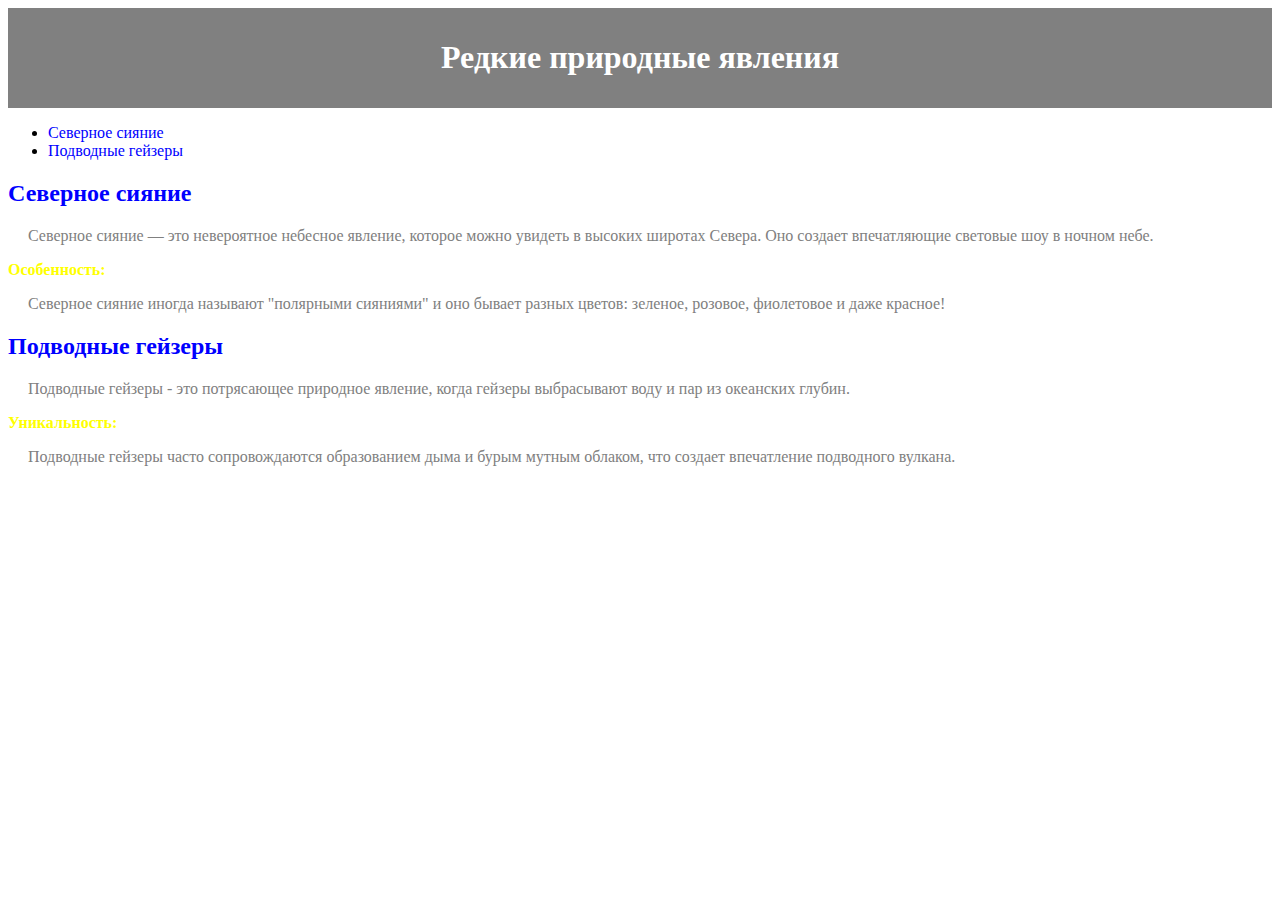
<file: Cource/Lesson 5/indexA.html>
<!DOCTYPE html>
<html>
<head>
    <title>Редкие природные явления</title>
    <link rel="stylesheet" type="text/css" href="stylesА.css">
</head>
<body>
    <header>
        <h1>Редкие природные явления</h1>
    </header>
    <nav>
        <ul>
            <li><a href="#">Северное сияние</a></li>
            <li><a href="#">Подводные гейзеры</a></li>
        </ul>
    </nav>
    <main>
        <section class="phenomenon">
            <h2>Северное сияние</h2>
            <p class="phenomenon-description">Северное сияние — это невероятное небесное явление, которое можно увидеть в высоких широтах Севера. Оно создает впечатляющие световые шоу в ночном небе.</p>
            <span class="phenomenon-highlight">Особенность:</span>
            <p>Северное сияние иногда называют "полярными сияниями" и оно бывает разных цветов: зеленое, розовое, фиолетовое и даже красное!</p>
        </section>
        <section class="phenomenon">
            <h2>Подводные гейзеры</h2>
            <p class="phenomenon-description">Подводные гейзеры - это потрясающее природное явление, когда гейзеры выбрасывают воду и пар из океанских глубин.</p>
            <span class="phenomenon-highlight">Уникальность:</span>
            <p>Подводные гейзеры часто сопровождаются образованием дыма и бурым мутным облаком, что создает впечатление подводного вулкана.</p>
        </section>
    </main>
</body>
</html>
</file>
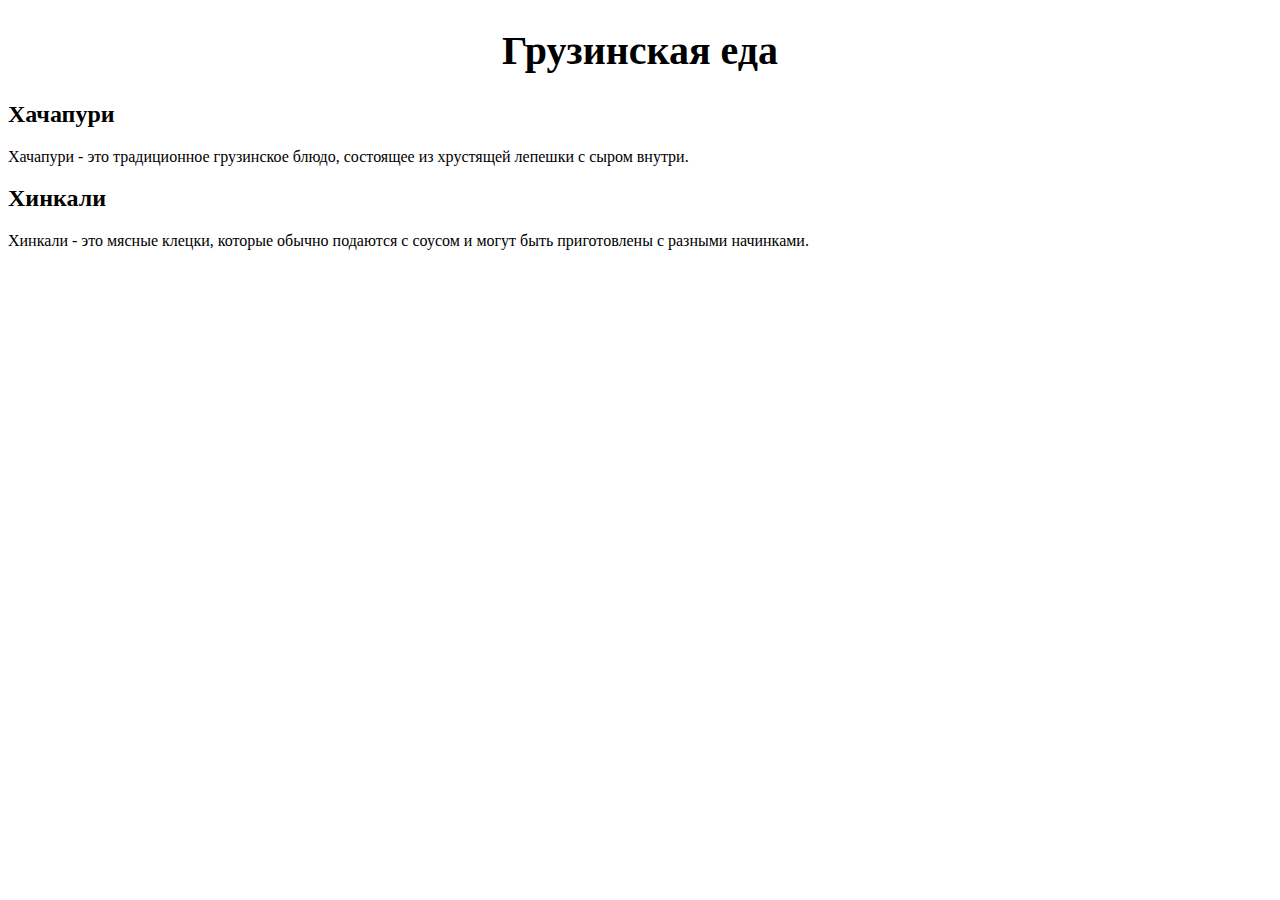
<file: Cource/Lesson 5/indexC.html>
<!DOCTYPE html>
<html>
<head>
    <title>Грузинская еда</title>
    <link rel="stylesheet" type="text/css" href="stylesB.css">
</head>
<body>
<h1>Грузинская еда</h1>
    <div class="food-block">
        <h2>Хачапури</h2>
        <p>Хачапури - это традиционное грузинское блюдо, состоящее из хрустящей лепешки с сыром внутри.</p>
    </div>
    <div class="food-block">
        <h2>Хинкали</h2>
        <p>Хинкали - это мясные клецки, которые обычно подаются с соусом и могут быть приготовлены с разными начинками.</p>
    </div>
</body>
</html>
</file>
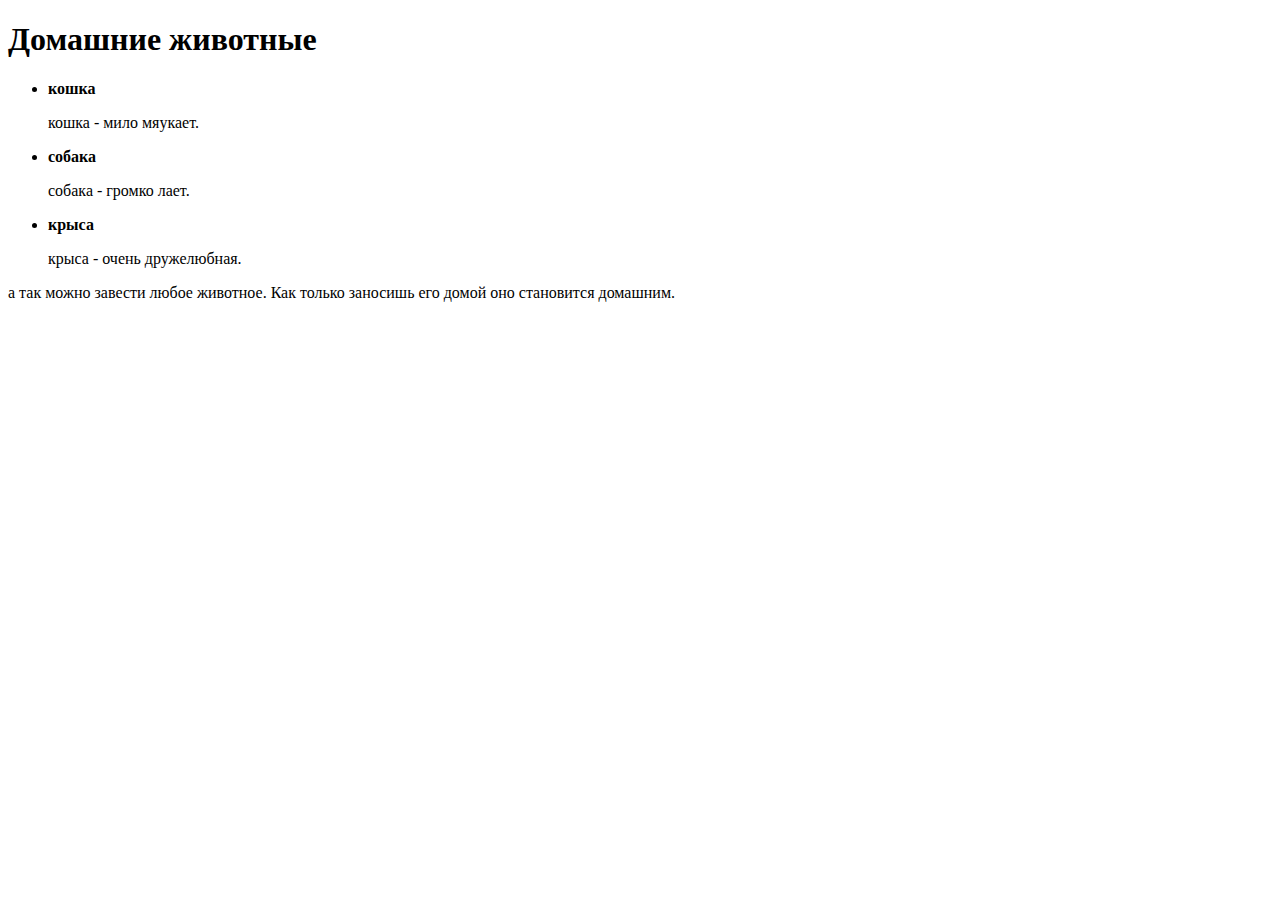
<file: Cource/Lesson 6/Homework/homework.html>
<!DOCTYPE html>
<html lang="en">
<head>
    <meta charset="UTF-8">
    <meta name="viewport" content="width=device-width, initial-scale=1.0">
    <title>Домашние животные</title>
</head>
<body>
    <h1 class="wildlife-title">Домашние животные</h1>
    
    <ul class="wildlife-list">
        <li>
            <strong>кошка</strong>
            <p>кошка - мило мяукает.</p>
        </li>
        <li>
            <strong>собака</strong>
            <p>собака - громко лает.</p>
        </li>
        <li>
            <strong>крыса</strong>
            <p>крыса - очень дружелюбная.</p>
        </li>
       
    </ul>
    
    <p class="wildlife-description"> а так можно завести любое животное. Как только заносишь его домой оно становится домашним.</p>
    
    <div class="wildlife-image"></div>
</body>
</html>
</file>
<file: Lesson 10/style.css>
*{
    margin: 0;
    padding: 0;
}
nav{
    background-color: #334B35;
    height: 110px;
    display: flex;
    justify-content: space-evenly;
}
menu{
    display: inline-flex;
    align-items: flex-start;
    gap: 50px;
    margin: 39px 0;
}

menu p{
    color: #FFFFFF;
    font-family: Livvic;
    font-size: 18px;
    font-style: normal;
    font-weight: 400;
    line-height: 30px; /* 166.667% */
}
svg{
    width: 197.461px;
    height: 30.952px;
    flex-shrink: 0;
    margin: 38px 0;
}
.HeroSection{
    height: 954px;
    background-image: url("./media/HeroBG.png");
    background-repeat:round;
    background-size: cover;
    padding-left: 9.3%;
}
.text-button p{
    padding-top: 268px;
    color: #FFF;
    font-family: Livvic;
    font-size: 25px;
    font-style: normal;
    font-weight: 400;
    line-height: 30px; /* 120% */
}
.text-button h1{
    color: #F7C35F;
    font-family: Livvic;
    font-size: 70px;
    font-style: normal;
    font-weight: 700;
    line-height: normal;
    position: relative;
    margin-top: 50px;
}
.text-button h1 img{
    position: absolute;
    width: 75px;
    height: 62px;
    flex-shrink: 0;
    bottom: 50px;
    left: 505px;
}
.text-button h2{
    color: #FFF;
    font-family: Livvic;
    font-size: 70px;
    font-style: normal;
    font-weight: 400;
    line-height: normal;
}
.text-button .discription{
    color: #FFF;
    font-family: Livvic;
    font-size: 20px;
    font-style: normal;
    font-weight: 400;
    line-height: normal;
    padding: 5px;
    margin-top: 50px;
    width: 60vw;
}
.text-button button{
    border-radius: 20px;
    background: #F7C35F;
    padding: 25px 50px;
    border: 0;
    margin-top: 30px;
    color: #1A1A1A;
    font-family: Livvic;
    font-size: 15px;
    font-style: normal;
    font-weight: 500;
    line-height: normal;
    text-transform: uppercase;
}
.text-button button:hover{
    background: #F6D086;
}
.text-button button:focus{
    background: #C58D21;;
}
.text-button button:active{
    background: #A16C06;
    color: #FFFFFF;
}


.Popular{
    height: 500px;
    background-color: #334b35;
    text-align: center;
    padding-top: 78px;
}

.Popular p{
    color: #FFF;
    font-family: Livvic;
    font-size: 20px;
    font-style: normal;
    font-weight: 400;
    line-height: 30px; /* 150% */
    text-transform: uppercase;
}

.Popular h2{
    color: #FFF;
    font-family: Livvic;
    font-size: 50px;
    font-style: normal;
    font-weight: 700;
    line-height: normal;
    margin-top: 20px;
}

.Fruits{
    display: flex;
    justify-content: space-between;
    width: 75%;
    margin: 100px auto;
}
.Fruit:hover{
    background: #F7C35F;
}
.Fruit:hover p{
    color: #000;
}
.Fruit:focus{
    background: #6A8A6D;
}
.Fruit:active{
    background: #263C28;
}

.Fruit{
    padding: 33px 0px;
    text-align: center;
    background-color: #445945;
    border-radius: 15px;
    box-sizing: border-box;
    width: 183px;
    height: 177px;
}

.Fruit img{
    padding-bottom: 20px;
}

@media (max-width: 1600px){
    .Fruits{
        display: grid;
        grid-template-columns: 30% 30% 30%;
    }
    .Fruit{
        margin: 33px auto;
    }
    .Popular{
        height: 700px;
    }
}
@media (max-width: 900px){
    .Fruits{
        display: grid;
        grid-template-columns: 50% 50%;
    }
    .Fruit{
        margin: 33px auto;
    }
    .Popular{
        height: 950px;
    }
    nav{
        display: block;
        text-align: center;
        height: 100%;
        padding-bottom: 10px;
    }
    menu{
        display: block;
    }
    menu p{
        padding: 10px 0;
        margin: 5px 0;
        background-color: #445945;
    }
}
@media (max-width: 639px){
    .text-button h1 img{
        width: 40px;
        height: 30px;
        left: 370px;
        bottom: 35px;
    }
    .text-button h1{
        font-size: 50px;
    }
    .text-button h2{
        font-size: 40px;
    }
    .Fruits{
        display: grid;
        grid-template-columns: 50% 50%;
    }
    .Fruit{
        padding: 10px 0;
        margin: 33px auto;
        width: 91px;
        height: 88px;
    }
    .Fruit img{
        padding-bottom: 10px;
        width: 45%;
    }
    .Popular{
        height: 800px;
    }
    .Popular p{
        font-size: 15px;
    }
}
@media (max-width: 453px){
    .text-button h1 img{
        width: 40px;
        height: 30px;
        left: 110px;
        bottom: 35px;
    }
}

.Matters h3{
    padding: 284px 0;
    padding-left: 14vw;
    color: #FFF;
    font-family: Livvic;
    font-size: 50px;
    font-style: normal;
    font-weight: 700;
    line-height: normal;
    width: 40%;
}

.Matters{
    background-image: url("media/Matters_bg.png");
    background-size:cover;
}
.Works{
    height: 853px;
    padding-top: 130px;
    text-align: center;
    background-color: #263c28;
}
.Works p{
    color: #FFF;
    font-family: Livvic;
    font-size: 20px;
    font-style: normal;
    font-weight: 400;
    line-height: 30px; /* 150% */
    text-transform: uppercase;
}
.Works h3{
    color: #FFF;
    font-family: Livvic;
    font-size: 50px;
    font-style: normal;
    font-weight: 700;
    line-height: normal;
    padding-top: 20px;
    padding-bottom: 100px;
}
.Projects{
    display: grid;
    grid-template-columns: 9.5% 1fr 1fr 1fr 1fr 9.5%;
    gap: 31px;
    height: 350px;
    list-style-type: none;
}
.Projects h3{
    color: #F7C35F;
    font-family: Livvic;
    font-size: 12px;
    font-style: normal;
    font-weight: 400;
    line-height: normal;
    text-transform: uppercase;
    padding: 0;
}
.Projects p{
    color: #FFF;
    font-family: Livvic;
    font-size: 18px;
    font-style: normal;
    font-weight: 600;
    line-height: normal;
    text-transform: capitalize;
}
.Projects div{
    display: flex;
    justify-content: space-between;
}
.Projects .text{
    box-sizing: border-box;
    flex-direction: column;
    justify-content: end;
    align-items: start;
    width: 150px;
    height: 330px;
    padding-bottom: 20px;
    text-align: start;
}
.Project{
    
    padding: 0 25px;
    border-radius: 10px;
    transition: all 0.5s;
}
.Project svg{
    width: 24px;
    height: 24px;
    align-self: end;
}
#pr1{
    background-image: url("media/Project1.png");
    grid-column: 2;
}
#pr2{
    background-image: url("media/Project2.png");
    grid-column: 3;
}
#pr3{
    background-image: url("media/Project3.png");
    grid-column: 4;
}
#pr4{
    background-image: url("media/Project4.png");
    grid-column: 5;
}
#pr5{
    background-color: url("media/Project1.png");
    display: none;
}
.carousel{
    display: flex;
    justify-content: center;
    margin: 50px 0;
}
#p1{
    width: 20px;
    height: 10px;
    border-radius: 50px;
    background: #F7C35F;
    margin: 0 5px;
}
#p2, #p3{
    width: 10px;
    height: 10px;
    background: #CCC;
    border-radius: 50px;
    margin: 0 5px;
}

.Project:hover{
    transform: translateY(-25px);
    border: 1px solid #F7C35F;
}

.Project:focus{
    border: 1px solid #C58D21;
}
.Project:focus svg path{
    fill: #C58D21;
}

.Project:active{
    width: 80%;
    height: 330px;
    border: 1px solid #A16C06;
}
.Project:active svg path{
    fill: #A16C06;
}

footer{
    background-color: #2a3b2a;
    height: 100px;
    color: #FFF;
    font-family: Livvic;
    font-size: 15px;
    font-style: normal;
    font-weight: 400;
    line-height: normal;;
    display: flex;
    align-items: center;
    justify-content: space-between;
    padding: 0 250px;
}
footer div{
    display: flex;
    width: 250px;
    justify-content: space-between;
    align-items: center;
}
.foot_b{
    border-radius: 50%;
    background: #F7C35F;
    padding: 12px 10px;
    border: 0;
    color: #1A1A1A;
    font-family: Livvic;
    font-size: 15px;
    font-style: normal;
    font-weight: 500;
    line-height: normal;
    text-transform: uppercase;
}
footer input{
    border-radius: 25px;
    background-color: #0000;
    border: 1px #777 solid;
    padding: 12px 10px;
}

.foot_b:hover{
    background: #F6D086;
}
.foot_b:focus{
    background: #C58D21;;
}
.foot_b:active{
    background: #A16C06;
    color: #FFFFFF;
}
</file>
<file: Lesson12/style.css>
*{ margin: 0; padding: 0; } .logo{ display: flex; justify-content: space-between; align-items: center; color: #22202E; font-family: Roboto; font-size: 1.25vh; font-style: normal; font-weight: 400; line-height: 140%; /* 28px */ padding: 2.1vh 1.94%; } .logo svg{ height: auto; width: 1.11%; margin-right: 1%; } .logo .profile{ width: 3.43%; display: flex; justify-content: space-between; } .logo .profile svg{ width: 33.33%; margin-right: 0; } menu{ display: flex; justify-content: space-evenly; padding-left: 23.5%; padding-right: 15.5%; padding-top: 2.8vh; padding-bottom: 2.5vh; } hr{ margin: 0 auto; } menu a{ color: #726E8D; text-decoration: none; font-family: Roboto; font-size: 2.65vh; font-style: normal; font-weight: 400; line-height: 140%; /* 28px */ } .Hero{ height: 81vh; display: grid; margin: 8vh 5.55%; grid-template-columns: 59.38% 40.62%; grid-template-rows: 1fr 1fr 1fr 1fr; background-color: #2A254B; } .Hero_bg{ grid-row: 1 / 5; grid-column: 2; background-image: url("media/Hero_bg-min.jpeg"); background-position: center; background-size: cover; } .Hero h2{ color: var(--White, #FFF); font-family: Roboto; font-size: 4.4vh; font-style: normal; font-weight: 400; line-height: 140%; /* 44.8px */ width: 70%; margin: 8.2vh 20% 0 8%; } .Hero p{ grid-row: 4; color: var(--White, #FFF); font-family: Roboto; font-size: 2.75vh; font-style: normal; font-weight: 400; line-height: 140%; /* 28px */ margin: 1vh 4% 0 8%; } .Hero button{ margin: 6.5vh 66% 5.5vh 8%; color: var(--White, #FFF); background: rgba(249, 249, 249, 0.15); font-family: Roboto; font-size: 2.8vh; font-style: normal; font-weight: 400; line-height: 140%; /* 28px */ } .Features{ text-align: center; margin-top: 16.8vh; } .Features h3{ margin-left: 35.74%; margin-right: 31.08%; color: var(--Dark-Primary, #2A254B); font-family: Roboto; font-size: 4.44vh; font-style: normal; font-weight: 400; line-height: 140%; /* 44.8px */ } .Features_list{ display: grid; grid-template-columns: repeat(12, 8.33%); margin-left: 5.97%; margin-right: 7.64%; margin-top: 5.5vh; column-gap: 0.42%; } .Feature{ text-align: start; } .Feature svg{ height: auto; width: 8%; margin-bottom: 1.65vh; } .Feature h4{ color: var(--Dark-Primary, #2A254B); font-family: Roboto; font-size: 2.8vh; font-style: normal; font-weight: 500; line-height: 140%; /* 28px */ margin-bottom: 1vh; } .Feature p{ color: var(--Dark-Primary, #2A254B); font-family: Roboto; font-size: 2.8vh; font-style: normal; font-weight: 400; line-height: 140%; /* 28px */ width: 75%; } #f1{ grid-column: 1 / 4; } #f2{ grid-column: 4 / 7; } #f3{ grid-column: 7 / 10; } #f4{ grid-column: 10 / 13; }
</file>
<file: Cource/Lesson 5/stylesА.css>
header{
    background-color: gray;
    color: white;
    text-align: center;
    padding: 10px;
}
nav a{
    color: blue;
    text-decoration: none;
}
.phenomenon h2{
    color: blue;
}
.phenomenon p{
    margin-left: 20px;
    color: gray;
}
.phenomenon span{
    color: yellow;
    font-weight: bold;
}
</file>
<file: Cource/Lesson 5/stylesB.css>
h1{
    text-align: center;
    font-family: Marker Felt, fantasy;
    font-size: 40px;
  }
  

.disc{
    text-align: center;
    font-family: Comic Sans MS, Comic Sans, cursive;
    font-size: 20px;
  }
  
.city,
.age,
.hobby,
.git,
.contact{
    width: 400px;
    font-family: Comic Sans MS, Comic Sans, cursive;
    font-size: 20px;
  }

.story{
    font-family: Comic Sans MS, Comic Sans, cursive;
    text-align: center;
    color: blueviolet;
}

img{
    width: 800px;
    margin-left: 200px;
  }
  
.pic{
    font-family: Comic Sans MS, Comic Sans, cursive;
    font-size: 20px;
    text-align: center;
  }

footer{
    display: flex;
    flex-direction: row;
    justify-content: space-around;
    color:blue;

    margin-bottom: 120px;
    margin-left: 20px;
  }

  .image{
    background-image: url("https://i.pinimg.com/originals/3f/df/d8/3fdfd8b3e72d06080920cfe65664ba12.jpg");
    background-size: cover;
    width: 1250px;
    height: 700px;
  }
</file>
